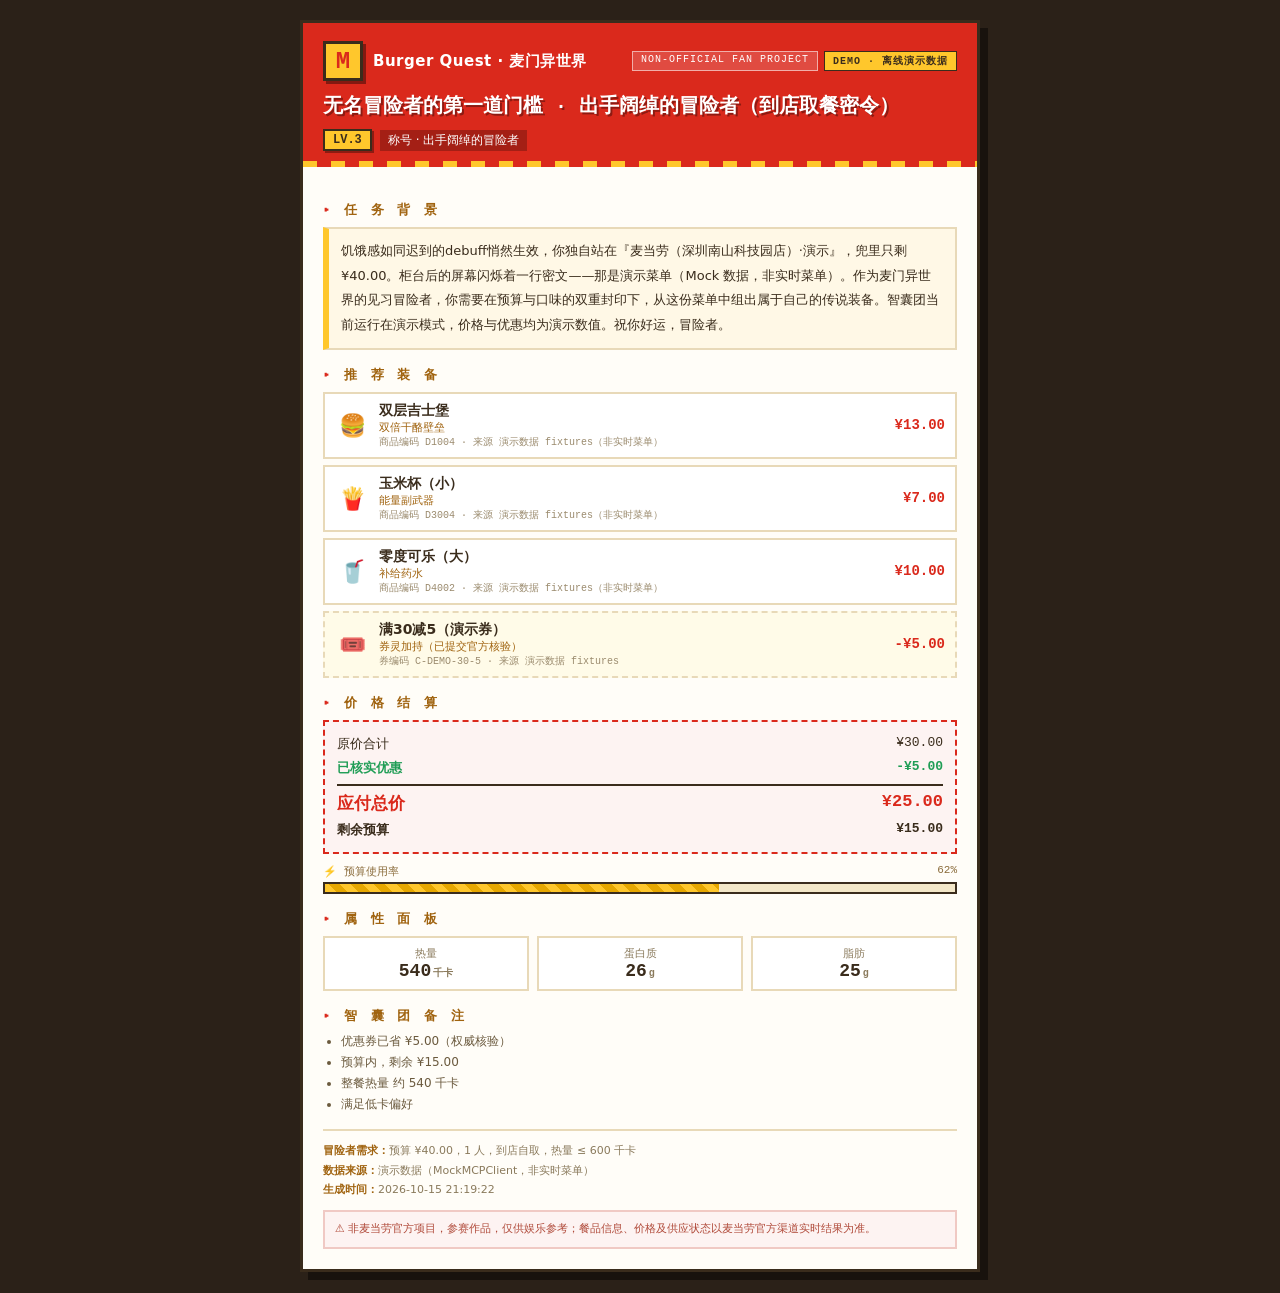
<file: examples/cards/demo_light.html>
<!DOCTYPE html>
<html lang="zh-CN">
<head>
<meta charset="utf-8">
<meta name="viewport" content="width=device-width, initial-scale=1">
<title>Burger Quest · 麦门异世界 - 任务成就卡</title>
<style>
  :root { --mc-red:#da291c; --mc-yellow:#ffc72c; --ink:#3a2c1c; --paper:#fffdf8; --line:#e8d9b8; }
  * { box-sizing:border-box; }
  body { margin:0; padding:20px 12px; background:#2b2118; font-family:"PingFang SC","Microsoft YaHei",system-ui,sans-serif; }
  .card { max-width:680px; margin:0 auto; background:var(--paper); border:3px solid var(--ink);
    box-shadow:8px 8px 0 rgba(0,0,0,.45); overflow:hidden; }
  /* ---------- 头部：品牌 + 任务标题 ---------- */
  .head { background:var(--mc-red); color:#fff; padding:18px 20px 16px; position:relative; }
  .head::after { content:""; position:absolute; left:0; right:0; bottom:0; height:6px;
    background:repeating-linear-gradient(90deg,var(--mc-yellow) 0 14px,transparent 14px 28px); }
  .brand-row { display:flex; align-items:center; gap:10px; flex-wrap:wrap; }
  .arch { width:40px; height:40px; background:var(--mc-yellow); color:var(--mc-red); border:3px solid var(--ink);
    display:flex; align-items:center; justify-content:center; font-weight:900; font-size:24px;
    font-family:ui-monospace,Consolas,monospace; box-shadow:3px 3px 0 rgba(0,0,0,.4); }
  .brand { font-weight:800; font-size:15px; letter-spacing:.5px; }
  .badges { margin-left:auto; display:flex; gap:6px; flex-wrap:wrap; }
  .tag { font-size:10px; background:rgba(255,255,255,.16); border:1px solid rgba(255,255,255,.55);
    padding:2px 8px; letter-spacing:1px; font-family:ui-monospace,Consolas,monospace; }
  .mode { font-size:10px; padding:2px 8px; border:1px solid var(--ink); font-weight:800;
    font-family:ui-monospace,Consolas,monospace; letter-spacing:1px; }
  .mode.live { background:#1f9d55; color:#fff; }
  .mode.demo { background:var(--mc-yellow); color:var(--ink); }
  .quest { margin-top:12px; font-size:20px; font-weight:900; line-height:1.4;
    font-family:ui-monospace,Consolas,monospace; text-shadow:2px 2px 0 rgba(0,0,0,.35); }
  .title-row { display:flex; align-items:center; gap:8px; margin-top:8px; flex-wrap:wrap; }
  .lv { background:var(--mc-yellow); color:var(--ink); border:2px solid var(--ink); font-weight:900;
    font-size:12px; padding:2px 8px; font-family:ui-monospace,Consolas,monospace; box-shadow:2px 2px 0 rgba(0,0,0,.35); }
  .tier { font-size:12px; background:rgba(0,0,0,.25); padding:2px 8px; }
  /* ---------- 主体 ---------- */
  .body { padding:18px 20px 20px; color:var(--ink); }
  h3 { margin:16px 0 8px; font-size:13px; color:#a0630f; letter-spacing:3px;
    font-family:ui-monospace,Consolas,monospace; }
  h3::before { content:"▸ "; color:var(--mc-red); }
  .story { font-size:13px; line-height:1.9; background:#fff8e6; border:2px solid var(--line);
    border-left:6px solid var(--mc-yellow); padding:10px 12px; }
  /* ---------- 装备 ---------- */
  .gear { list-style:none; margin:0; padding:0; }
  .gear-item { display:flex; align-items:center; gap:10px; padding:8px 10px; margin:6px 0;
    background:#fff; border:2px solid var(--line); }
  .gear-item.coupon { background:#fffbe8; border-style:dashed; }
  .g-icon { font-size:22px; width:34px; text-align:center; flex:none; }
  .g-body { flex:1; min-width:0; }
  .g-name { display:block; font-size:14px; font-weight:700; }
  .qty { color:var(--mc-red); font-weight:900; margin-left:2px; }
  .g-epithet { display:block; font-size:11px; color:#a0630f; }
  .g-code { display:block; font-size:10px; color:#9b8b6e; font-family:ui-monospace,Consolas,monospace;
    word-break:break-all; }
  .g-price { font-size:14px; font-weight:800; color:var(--mc-red); white-space:nowrap; font-family:ui-monospace,Consolas,monospace; }
  /* ---------- 价格结算 ---------- */
  .price { background:#fdf3f2; border:2px dashed var(--mc-red); padding:10px 12px; }
  .p-row { display:flex; justify-content:space-between; gap:10px; font-size:13px; padding:3px 0;
    font-family:ui-monospace,Consolas,monospace; }
  .p-row.total { font-size:17px; font-weight:900; color:var(--mc-red); border-top:2px solid var(--ink);
    margin-top:4px; padding-top:6px; }
  .p-row.discount { color:#1f9d55; font-weight:700; }
  .p-row.remain { font-weight:700; }
  .p-row.over { color:#b00; font-weight:900; }
  .p-row .unknown { color:#8a7a5c; font-size:12px; }
  .bar-wrap { margin-top:10px; }
  .bar-label { display:flex; justify-content:space-between; font-size:11px; color:#8a6b3a;
    font-family:ui-monospace,Consolas,monospace; margin-bottom:3px; }
  .bar { height:12px; background:#f3e7c8; border:2px solid var(--ink); }
  .bar-fill { height:100%; background:repeating-linear-gradient(45deg,var(--mc-yellow) 0 8px,#e6a700 8px 16px); }
  .bar-wrap.over .bar-fill { background:repeating-linear-gradient(45deg,#c00 0 8px,#800 8px 16px); }
  /* ---------- 属性面板 ---------- */
  .stats { display:flex; gap:8px; flex-wrap:wrap; }
  .stat { flex:1; min-width:88px; background:#fff; border:2px solid var(--line); padding:8px;
    text-align:center; }
  .s-k { display:block; font-size:11px; color:#8a7a5c; }
  .s-v { display:block; font-size:18px; font-weight:900; color:var(--ink);
    font-family:ui-monospace,Consolas,monospace; }
  .s-v i { font-size:10px; font-style:normal; color:#8a7a5c; margin-left:2px; }
  .s-v.unknown, .s-unknown { color:#8a7a5c; font-size:12px; font-weight:400; }
  .unknown-stats { display:block; background:#fff; border:2px dashed var(--line); padding:10px;
    font-size:12px; color:#8a7a5c; }
  .stats-note { width:100%; font-size:11px; color:#a0630f; margin-top:4px; }
  /* ---------- 备注 ---------- */
  .reasons, .unmet { margin:0; padding-left:18px; }
  .reasons li { font-size:12px; color:#6b5a3e; margin:4px 0; }
  .unmet li { font-size:12px; color:#a0630f; margin:4px 0; }
  /* ---------- 页脚 ---------- */
  .meta { margin-top:16px; border-top:2px solid var(--line); padding-top:10px; font-size:11px;
    color:#8a7a5c; line-height:1.8; word-break:break-all; }
  .meta b { color:#a0630f; }
  .disclaimer { margin-top:10px; font-size:11px; color:#b04a3a; background:#fdf3f2;
    border:2px solid #f0c9c4; padding:8px 10px; line-height:1.7; }
  /* ---------- 移动端 ---------- */
  @media (max-width:480px) {
    body { padding:10px 6px; }
    .body { padding:14px 12px 16px; }
    .quest { font-size:16px; }
    .g-price { font-size:12px; }
    .p-row { font-size:12px; }
    .p-row.total { font-size:15px; }
  }
  /* ---------- 打印 ---------- */
  @media print {
    body { background:#fff; padding:0; }
    .card { box-shadow:none; border-width:2px; max-width:100%; }
    .gear-item, .price, .stats, .story { break-inside:avoid; }
  }
</style>
</head>
<body>
<div class="card">
  <div class="head">
    <div class="brand-row">
      <span class="arch">M</span>
      <span class="brand">Burger Quest · 麦门异世界</span>
      <span class="badges"><span class="tag">NON-OFFICIAL FAN PROJECT</span><span class="mode demo">DEMO · 离线演示数据</span></span>
    </div>
    <div class="quest">无名冒险者的第一道门槛 · 出手阔绰的冒险者（到店取餐密令）</div>
    <div class="title-row"><span class="lv">LV.3</span><span class="tier">称号 · 出手阔绰的冒险者</span></div>
  </div>
  <div class="body">
    <h3>任 务 背 景</h3>
    <div class="story">饥饿感如同迟到的debuff悄然生效，你独自站在『麦当劳（深圳南山科技园店）·演示』，兜里只剩 ¥40.00。柜台后的屏幕闪烁着一行密文——那是演示菜单（Mock 数据，非实时菜单）。作为麦门异世界的见习冒险者，你需要在预算与口味的双重封印下，从这份菜单中组出属于自己的传说装备。智囊团当前运行在演示模式，价格与优惠均为演示数值。祝你好运，冒险者。</div>
    <h3>推 荐 装 备</h3>
    <ul class="gear"><li class="gear-item"><span class="g-icon">🍔</span><span class="g-body"><span class="g-name">双层吉士堡</span><span class="g-epithet">双倍干酪壁垒</span><span class="g-code">商品编码 D1004 · 来源 演示数据 fixtures（非实时菜单）</span></span><span class="g-price">¥13.00</span></li><li class="gear-item"><span class="g-icon">🍟</span><span class="g-body"><span class="g-name">玉米杯（小）</span><span class="g-epithet">能量副武器</span><span class="g-code">商品编码 D3004 · 来源 演示数据 fixtures（非实时菜单）</span></span><span class="g-price">¥7.00</span></li><li class="gear-item"><span class="g-icon">🥤</span><span class="g-body"><span class="g-name">零度可乐（大）</span><span class="g-epithet">补给药水</span><span class="g-code">商品编码 D4002 · 来源 演示数据 fixtures（非实时菜单）</span></span><span class="g-price">¥10.00</span></li><li class="gear-item coupon"><span class="g-icon">🎟️</span><span class="g-body"><span class="g-name">满30减5（演示券）</span><span class="g-epithet">券灵加持（已提交官方核验）</span><span class="g-code">券编码 C-DEMO-30-5 · 来源 演示数据 fixtures</span></span><span class="g-price">-¥5.00</span></li></ul>
    <h3>价 格 结 算</h3>
    <div class="price"><div class="p-row "><span>原价合计</span><span>¥30.00</span></div><div class="p-row discount"><span>已核实优惠</span><span>-¥5.00</span></div><div class="p-row total"><span>应付总价</span><span>¥25.00</span></div><div class="p-row remain"><span>剩余预算</span><span>¥15.00</span></div></div>
    <div class="bar-wrap "><div class="bar-label"><span>⚡ 预算使用率</span><span>62%</span></div><div class="bar"><div class="bar-fill" style="width:62.5%"></div></div></div>
    <h3>属 性 面 板</h3>
    <div class="stats"><div class="stat"><span class="s-k">热量</span><span class="s-v">540<i>千卡</i></span></div><div class="stat"><span class="s-k">蛋白质</span><span class="s-v">26<i>g</i></span></div><div class="stat"><span class="s-k">脂肪</span><span class="s-v">25<i>g</i></span></div></div>
    <h3>智 囊 团 备 注</h3>
    <ul class="reasons"><li>优惠券已省 ¥5.00（权威核验）</li><li>预算内，剩余 ¥15.00</li><li>整餐热量 约 540 千卡</li><li>满足低卡偏好</li></ul>

    <div class="meta">
      <div><b>冒险者需求：</b>预算 ¥40.00，1 人，到店自取，热量 ≤ 600 千卡</div>
      <div><b>数据来源：</b>演示数据（MockMCPClient，非实时菜单）</div>
      <div><b>生成时间：</b>2026-10-15 21:19:22</div>
    </div>
    <div class="disclaimer">⚠️ 非麦当劳官方项目，参赛作品，仅供娱乐参考；餐品信息、价格及供应状态以麦当劳官方渠道实时结果为准。</div>
  </div>
</div>
</body>
</html>
</file>
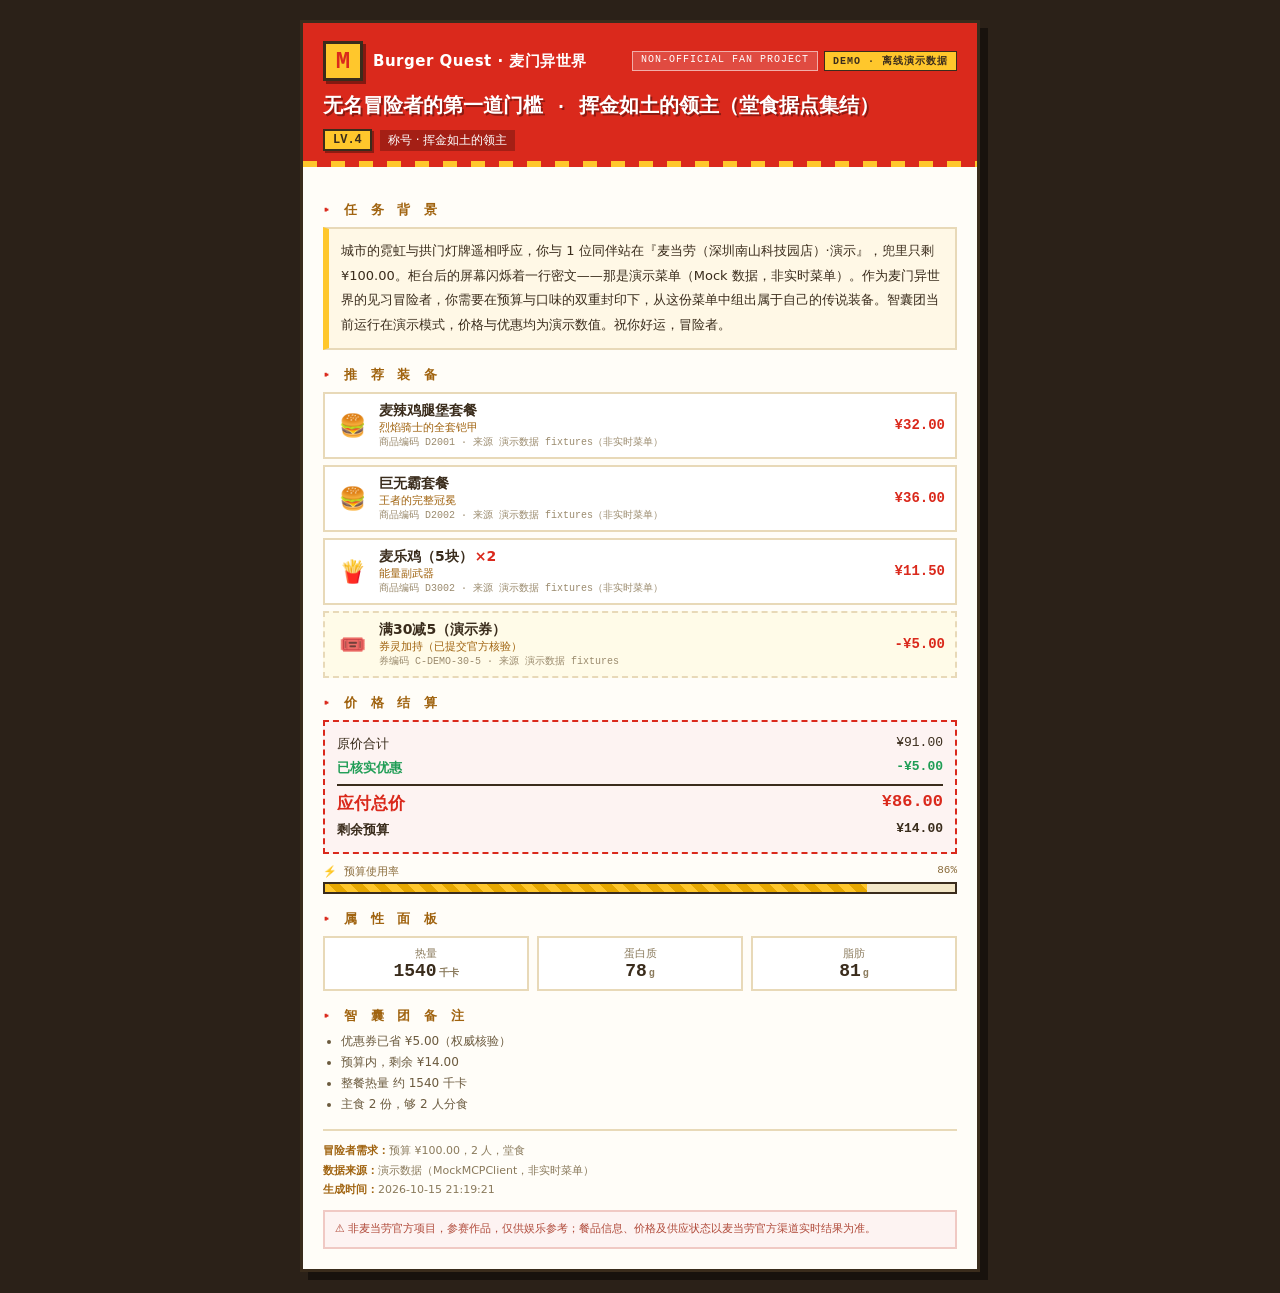
<file: examples/cards/demo_share.html>
<!DOCTYPE html>
<html lang="zh-CN">
<head>
<meta charset="utf-8">
<meta name="viewport" content="width=device-width, initial-scale=1">
<title>Burger Quest · 麦门异世界 - 任务成就卡</title>
<style>
  :root { --mc-red:#da291c; --mc-yellow:#ffc72c; --ink:#3a2c1c; --paper:#fffdf8; --line:#e8d9b8; }
  * { box-sizing:border-box; }
  body { margin:0; padding:20px 12px; background:#2b2118; font-family:"PingFang SC","Microsoft YaHei",system-ui,sans-serif; }
  .card { max-width:680px; margin:0 auto; background:var(--paper); border:3px solid var(--ink);
    box-shadow:8px 8px 0 rgba(0,0,0,.45); overflow:hidden; }
  /* ---------- 头部：品牌 + 任务标题 ---------- */
  .head { background:var(--mc-red); color:#fff; padding:18px 20px 16px; position:relative; }
  .head::after { content:""; position:absolute; left:0; right:0; bottom:0; height:6px;
    background:repeating-linear-gradient(90deg,var(--mc-yellow) 0 14px,transparent 14px 28px); }
  .brand-row { display:flex; align-items:center; gap:10px; flex-wrap:wrap; }
  .arch { width:40px; height:40px; background:var(--mc-yellow); color:var(--mc-red); border:3px solid var(--ink);
    display:flex; align-items:center; justify-content:center; font-weight:900; font-size:24px;
    font-family:ui-monospace,Consolas,monospace; box-shadow:3px 3px 0 rgba(0,0,0,.4); }
  .brand { font-weight:800; font-size:15px; letter-spacing:.5px; }
  .badges { margin-left:auto; display:flex; gap:6px; flex-wrap:wrap; }
  .tag { font-size:10px; background:rgba(255,255,255,.16); border:1px solid rgba(255,255,255,.55);
    padding:2px 8px; letter-spacing:1px; font-family:ui-monospace,Consolas,monospace; }
  .mode { font-size:10px; padding:2px 8px; border:1px solid var(--ink); font-weight:800;
    font-family:ui-monospace,Consolas,monospace; letter-spacing:1px; }
  .mode.live { background:#1f9d55; color:#fff; }
  .mode.demo { background:var(--mc-yellow); color:var(--ink); }
  .quest { margin-top:12px; font-size:20px; font-weight:900; line-height:1.4;
    font-family:ui-monospace,Consolas,monospace; text-shadow:2px 2px 0 rgba(0,0,0,.35); }
  .title-row { display:flex; align-items:center; gap:8px; margin-top:8px; flex-wrap:wrap; }
  .lv { background:var(--mc-yellow); color:var(--ink); border:2px solid var(--ink); font-weight:900;
    font-size:12px; padding:2px 8px; font-family:ui-monospace,Consolas,monospace; box-shadow:2px 2px 0 rgba(0,0,0,.35); }
  .tier { font-size:12px; background:rgba(0,0,0,.25); padding:2px 8px; }
  /* ---------- 主体 ---------- */
  .body { padding:18px 20px 20px; color:var(--ink); }
  h3 { margin:16px 0 8px; font-size:13px; color:#a0630f; letter-spacing:3px;
    font-family:ui-monospace,Consolas,monospace; }
  h3::before { content:"▸ "; color:var(--mc-red); }
  .story { font-size:13px; line-height:1.9; background:#fff8e6; border:2px solid var(--line);
    border-left:6px solid var(--mc-yellow); padding:10px 12px; }
  /* ---------- 装备 ---------- */
  .gear { list-style:none; margin:0; padding:0; }
  .gear-item { display:flex; align-items:center; gap:10px; padding:8px 10px; margin:6px 0;
    background:#fff; border:2px solid var(--line); }
  .gear-item.coupon { background:#fffbe8; border-style:dashed; }
  .g-icon { font-size:22px; width:34px; text-align:center; flex:none; }
  .g-body { flex:1; min-width:0; }
  .g-name { display:block; font-size:14px; font-weight:700; }
  .qty { color:var(--mc-red); font-weight:900; margin-left:2px; }
  .g-epithet { display:block; font-size:11px; color:#a0630f; }
  .g-code { display:block; font-size:10px; color:#9b8b6e; font-family:ui-monospace,Consolas,monospace;
    word-break:break-all; }
  .g-price { font-size:14px; font-weight:800; color:var(--mc-red); white-space:nowrap; font-family:ui-monospace,Consolas,monospace; }
  /* ---------- 价格结算 ---------- */
  .price { background:#fdf3f2; border:2px dashed var(--mc-red); padding:10px 12px; }
  .p-row { display:flex; justify-content:space-between; gap:10px; font-size:13px; padding:3px 0;
    font-family:ui-monospace,Consolas,monospace; }
  .p-row.total { font-size:17px; font-weight:900; color:var(--mc-red); border-top:2px solid var(--ink);
    margin-top:4px; padding-top:6px; }
  .p-row.discount { color:#1f9d55; font-weight:700; }
  .p-row.remain { font-weight:700; }
  .p-row.over { color:#b00; font-weight:900; }
  .p-row .unknown { color:#8a7a5c; font-size:12px; }
  .bar-wrap { margin-top:10px; }
  .bar-label { display:flex; justify-content:space-between; font-size:11px; color:#8a6b3a;
    font-family:ui-monospace,Consolas,monospace; margin-bottom:3px; }
  .bar { height:12px; background:#f3e7c8; border:2px solid var(--ink); }
  .bar-fill { height:100%; background:repeating-linear-gradient(45deg,var(--mc-yellow) 0 8px,#e6a700 8px 16px); }
  .bar-wrap.over .bar-fill { background:repeating-linear-gradient(45deg,#c00 0 8px,#800 8px 16px); }
  /* ---------- 属性面板 ---------- */
  .stats { display:flex; gap:8px; flex-wrap:wrap; }
  .stat { flex:1; min-width:88px; background:#fff; border:2px solid var(--line); padding:8px;
    text-align:center; }
  .s-k { display:block; font-size:11px; color:#8a7a5c; }
  .s-v { display:block; font-size:18px; font-weight:900; color:var(--ink);
    font-family:ui-monospace,Consolas,monospace; }
  .s-v i { font-size:10px; font-style:normal; color:#8a7a5c; margin-left:2px; }
  .s-v.unknown, .s-unknown { color:#8a7a5c; font-size:12px; font-weight:400; }
  .unknown-stats { display:block; background:#fff; border:2px dashed var(--line); padding:10px;
    font-size:12px; color:#8a7a5c; }
  .stats-note { width:100%; font-size:11px; color:#a0630f; margin-top:4px; }
  /* ---------- 备注 ---------- */
  .reasons, .unmet { margin:0; padding-left:18px; }
  .reasons li { font-size:12px; color:#6b5a3e; margin:4px 0; }
  .unmet li { font-size:12px; color:#a0630f; margin:4px 0; }
  /* ---------- 页脚 ---------- */
  .meta { margin-top:16px; border-top:2px solid var(--line); padding-top:10px; font-size:11px;
    color:#8a7a5c; line-height:1.8; word-break:break-all; }
  .meta b { color:#a0630f; }
  .disclaimer { margin-top:10px; font-size:11px; color:#b04a3a; background:#fdf3f2;
    border:2px solid #f0c9c4; padding:8px 10px; line-height:1.7; }
  /* ---------- 移动端 ---------- */
  @media (max-width:480px) {
    body { padding:10px 6px; }
    .body { padding:14px 12px 16px; }
    .quest { font-size:16px; }
    .g-price { font-size:12px; }
    .p-row { font-size:12px; }
    .p-row.total { font-size:15px; }
  }
  /* ---------- 打印 ---------- */
  @media print {
    body { background:#fff; padding:0; }
    .card { box-shadow:none; border-width:2px; max-width:100%; }
    .gear-item, .price, .stats, .story { break-inside:avoid; }
  }
</style>
</head>
<body>
<div class="card">
  <div class="head">
    <div class="brand-row">
      <span class="arch">M</span>
      <span class="brand">Burger Quest · 麦门异世界</span>
      <span class="badges"><span class="tag">NON-OFFICIAL FAN PROJECT</span><span class="mode demo">DEMO · 离线演示数据</span></span>
    </div>
    <div class="quest">无名冒险者的第一道门槛 · 挥金如土的领主（堂食据点集结）</div>
    <div class="title-row"><span class="lv">LV.4</span><span class="tier">称号 · 挥金如土的领主</span></div>
  </div>
  <div class="body">
    <h3>任 务 背 景</h3>
    <div class="story">城市的霓虹与拱门灯牌遥相呼应，你与 1 位同伴站在『麦当劳（深圳南山科技园店）·演示』，兜里只剩 ¥100.00。柜台后的屏幕闪烁着一行密文——那是演示菜单（Mock 数据，非实时菜单）。作为麦门异世界的见习冒险者，你需要在预算与口味的双重封印下，从这份菜单中组出属于自己的传说装备。智囊团当前运行在演示模式，价格与优惠均为演示数值。祝你好运，冒险者。</div>
    <h3>推 荐 装 备</h3>
    <ul class="gear"><li class="gear-item"><span class="g-icon">🍔</span><span class="g-body"><span class="g-name">麦辣鸡腿堡套餐</span><span class="g-epithet">烈焰骑士的全套铠甲</span><span class="g-code">商品编码 D2001 · 来源 演示数据 fixtures（非实时菜单）</span></span><span class="g-price">¥32.00</span></li><li class="gear-item"><span class="g-icon">🍔</span><span class="g-body"><span class="g-name">巨无霸套餐</span><span class="g-epithet">王者的完整冠冕</span><span class="g-code">商品编码 D2002 · 来源 演示数据 fixtures（非实时菜单）</span></span><span class="g-price">¥36.00</span></li><li class="gear-item"><span class="g-icon">🍟</span><span class="g-body"><span class="g-name">麦乐鸡（5块）<span class="qty">×2</span></span><span class="g-epithet">能量副武器</span><span class="g-code">商品编码 D3002 · 来源 演示数据 fixtures（非实时菜单）</span></span><span class="g-price">¥11.50</span></li><li class="gear-item coupon"><span class="g-icon">🎟️</span><span class="g-body"><span class="g-name">满30减5（演示券）</span><span class="g-epithet">券灵加持（已提交官方核验）</span><span class="g-code">券编码 C-DEMO-30-5 · 来源 演示数据 fixtures</span></span><span class="g-price">-¥5.00</span></li></ul>
    <h3>价 格 结 算</h3>
    <div class="price"><div class="p-row "><span>原价合计</span><span>¥91.00</span></div><div class="p-row discount"><span>已核实优惠</span><span>-¥5.00</span></div><div class="p-row total"><span>应付总价</span><span>¥86.00</span></div><div class="p-row remain"><span>剩余预算</span><span>¥14.00</span></div></div>
    <div class="bar-wrap "><div class="bar-label"><span>⚡ 预算使用率</span><span>86%</span></div><div class="bar"><div class="bar-fill" style="width:86.0%"></div></div></div>
    <h3>属 性 面 板</h3>
    <div class="stats"><div class="stat"><span class="s-k">热量</span><span class="s-v">1540<i>千卡</i></span></div><div class="stat"><span class="s-k">蛋白质</span><span class="s-v">78<i>g</i></span></div><div class="stat"><span class="s-k">脂肪</span><span class="s-v">81<i>g</i></span></div></div>
    <h3>智 囊 团 备 注</h3>
    <ul class="reasons"><li>优惠券已省 ¥5.00（权威核验）</li><li>预算内，剩余 ¥14.00</li><li>整餐热量 约 1540 千卡</li><li>主食 2 份，够 2 人分食</li></ul>

    <div class="meta">
      <div><b>冒险者需求：</b>预算 ¥100.00，2 人，堂食</div>
      <div><b>数据来源：</b>演示数据（MockMCPClient，非实时菜单）</div>
      <div><b>生成时间：</b>2026-10-15 21:19:21</div>
    </div>
    <div class="disclaimer">⚠️ 非麦当劳官方项目，参赛作品，仅供娱乐参考；餐品信息、价格及供应状态以麦当劳官方渠道实时结果为准。</div>
  </div>
</div>
</body>
</html>
</file>
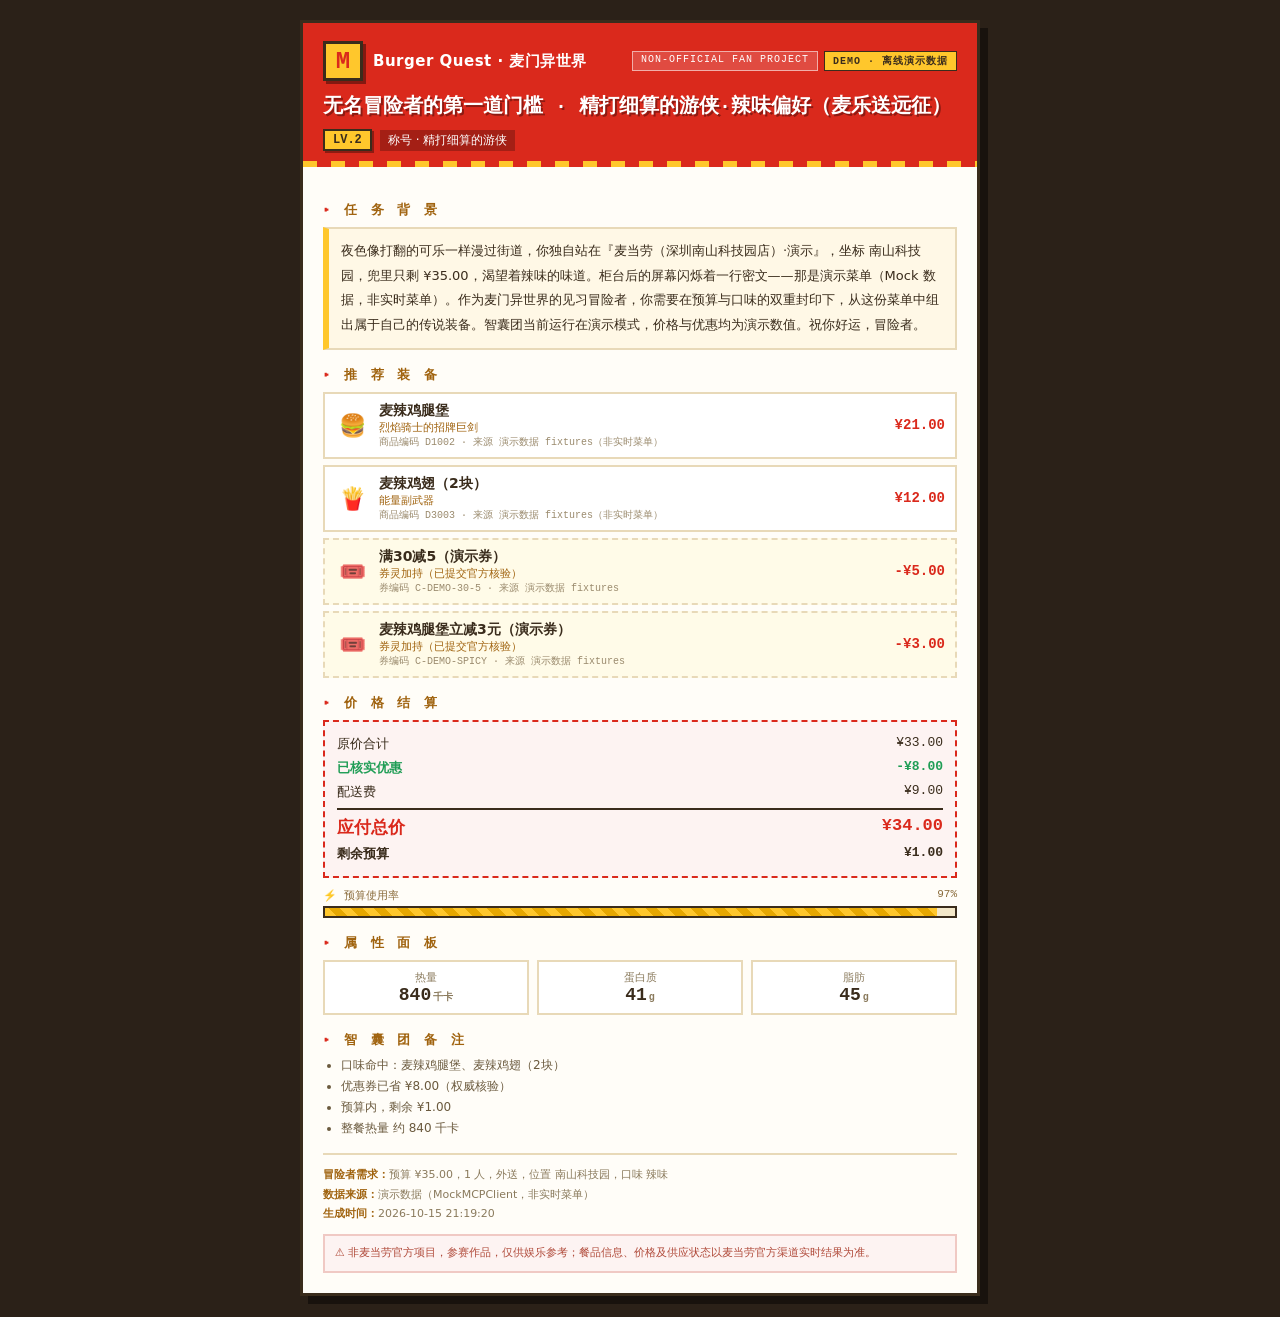
<file: examples/cards/demo_spicy.html>
<!DOCTYPE html>
<html lang="zh-CN">
<head>
<meta charset="utf-8">
<meta name="viewport" content="width=device-width, initial-scale=1">
<title>Burger Quest · 麦门异世界 - 任务成就卡</title>
<style>
  :root { --mc-red:#da291c; --mc-yellow:#ffc72c; --ink:#3a2c1c; --paper:#fffdf8; --line:#e8d9b8; }
  * { box-sizing:border-box; }
  body { margin:0; padding:20px 12px; background:#2b2118; font-family:"PingFang SC","Microsoft YaHei",system-ui,sans-serif; }
  .card { max-width:680px; margin:0 auto; background:var(--paper); border:3px solid var(--ink);
    box-shadow:8px 8px 0 rgba(0,0,0,.45); overflow:hidden; }
  /* ---------- 头部：品牌 + 任务标题 ---------- */
  .head { background:var(--mc-red); color:#fff; padding:18px 20px 16px; position:relative; }
  .head::after { content:""; position:absolute; left:0; right:0; bottom:0; height:6px;
    background:repeating-linear-gradient(90deg,var(--mc-yellow) 0 14px,transparent 14px 28px); }
  .brand-row { display:flex; align-items:center; gap:10px; flex-wrap:wrap; }
  .arch { width:40px; height:40px; background:var(--mc-yellow); color:var(--mc-red); border:3px solid var(--ink);
    display:flex; align-items:center; justify-content:center; font-weight:900; font-size:24px;
    font-family:ui-monospace,Consolas,monospace; box-shadow:3px 3px 0 rgba(0,0,0,.4); }
  .brand { font-weight:800; font-size:15px; letter-spacing:.5px; }
  .badges { margin-left:auto; display:flex; gap:6px; flex-wrap:wrap; }
  .tag { font-size:10px; background:rgba(255,255,255,.16); border:1px solid rgba(255,255,255,.55);
    padding:2px 8px; letter-spacing:1px; font-family:ui-monospace,Consolas,monospace; }
  .mode { font-size:10px; padding:2px 8px; border:1px solid var(--ink); font-weight:800;
    font-family:ui-monospace,Consolas,monospace; letter-spacing:1px; }
  .mode.live { background:#1f9d55; color:#fff; }
  .mode.demo { background:var(--mc-yellow); color:var(--ink); }
  .quest { margin-top:12px; font-size:20px; font-weight:900; line-height:1.4;
    font-family:ui-monospace,Consolas,monospace; text-shadow:2px 2px 0 rgba(0,0,0,.35); }
  .title-row { display:flex; align-items:center; gap:8px; margin-top:8px; flex-wrap:wrap; }
  .lv { background:var(--mc-yellow); color:var(--ink); border:2px solid var(--ink); font-weight:900;
    font-size:12px; padding:2px 8px; font-family:ui-monospace,Consolas,monospace; box-shadow:2px 2px 0 rgba(0,0,0,.35); }
  .tier { font-size:12px; background:rgba(0,0,0,.25); padding:2px 8px; }
  /* ---------- 主体 ---------- */
  .body { padding:18px 20px 20px; color:var(--ink); }
  h3 { margin:16px 0 8px; font-size:13px; color:#a0630f; letter-spacing:3px;
    font-family:ui-monospace,Consolas,monospace; }
  h3::before { content:"▸ "; color:var(--mc-red); }
  .story { font-size:13px; line-height:1.9; background:#fff8e6; border:2px solid var(--line);
    border-left:6px solid var(--mc-yellow); padding:10px 12px; }
  /* ---------- 装备 ---------- */
  .gear { list-style:none; margin:0; padding:0; }
  .gear-item { display:flex; align-items:center; gap:10px; padding:8px 10px; margin:6px 0;
    background:#fff; border:2px solid var(--line); }
  .gear-item.coupon { background:#fffbe8; border-style:dashed; }
  .g-icon { font-size:22px; width:34px; text-align:center; flex:none; }
  .g-body { flex:1; min-width:0; }
  .g-name { display:block; font-size:14px; font-weight:700; }
  .qty { color:var(--mc-red); font-weight:900; margin-left:2px; }
  .g-epithet { display:block; font-size:11px; color:#a0630f; }
  .g-code { display:block; font-size:10px; color:#9b8b6e; font-family:ui-monospace,Consolas,monospace;
    word-break:break-all; }
  .g-price { font-size:14px; font-weight:800; color:var(--mc-red); white-space:nowrap; font-family:ui-monospace,Consolas,monospace; }
  /* ---------- 价格结算 ---------- */
  .price { background:#fdf3f2; border:2px dashed var(--mc-red); padding:10px 12px; }
  .p-row { display:flex; justify-content:space-between; gap:10px; font-size:13px; padding:3px 0;
    font-family:ui-monospace,Consolas,monospace; }
  .p-row.total { font-size:17px; font-weight:900; color:var(--mc-red); border-top:2px solid var(--ink);
    margin-top:4px; padding-top:6px; }
  .p-row.discount { color:#1f9d55; font-weight:700; }
  .p-row.remain { font-weight:700; }
  .p-row.over { color:#b00; font-weight:900; }
  .p-row .unknown { color:#8a7a5c; font-size:12px; }
  .bar-wrap { margin-top:10px; }
  .bar-label { display:flex; justify-content:space-between; font-size:11px; color:#8a6b3a;
    font-family:ui-monospace,Consolas,monospace; margin-bottom:3px; }
  .bar { height:12px; background:#f3e7c8; border:2px solid var(--ink); }
  .bar-fill { height:100%; background:repeating-linear-gradient(45deg,var(--mc-yellow) 0 8px,#e6a700 8px 16px); }
  .bar-wrap.over .bar-fill { background:repeating-linear-gradient(45deg,#c00 0 8px,#800 8px 16px); }
  /* ---------- 属性面板 ---------- */
  .stats { display:flex; gap:8px; flex-wrap:wrap; }
  .stat { flex:1; min-width:88px; background:#fff; border:2px solid var(--line); padding:8px;
    text-align:center; }
  .s-k { display:block; font-size:11px; color:#8a7a5c; }
  .s-v { display:block; font-size:18px; font-weight:900; color:var(--ink);
    font-family:ui-monospace,Consolas,monospace; }
  .s-v i { font-size:10px; font-style:normal; color:#8a7a5c; margin-left:2px; }
  .s-v.unknown, .s-unknown { color:#8a7a5c; font-size:12px; font-weight:400; }
  .unknown-stats { display:block; background:#fff; border:2px dashed var(--line); padding:10px;
    font-size:12px; color:#8a7a5c; }
  .stats-note { width:100%; font-size:11px; color:#a0630f; margin-top:4px; }
  /* ---------- 备注 ---------- */
  .reasons, .unmet { margin:0; padding-left:18px; }
  .reasons li { font-size:12px; color:#6b5a3e; margin:4px 0; }
  .unmet li { font-size:12px; color:#a0630f; margin:4px 0; }
  /* ---------- 页脚 ---------- */
  .meta { margin-top:16px; border-top:2px solid var(--line); padding-top:10px; font-size:11px;
    color:#8a7a5c; line-height:1.8; word-break:break-all; }
  .meta b { color:#a0630f; }
  .disclaimer { margin-top:10px; font-size:11px; color:#b04a3a; background:#fdf3f2;
    border:2px solid #f0c9c4; padding:8px 10px; line-height:1.7; }
  /* ---------- 移动端 ---------- */
  @media (max-width:480px) {
    body { padding:10px 6px; }
    .body { padding:14px 12px 16px; }
    .quest { font-size:16px; }
    .g-price { font-size:12px; }
    .p-row { font-size:12px; }
    .p-row.total { font-size:15px; }
  }
  /* ---------- 打印 ---------- */
  @media print {
    body { background:#fff; padding:0; }
    .card { box-shadow:none; border-width:2px; max-width:100%; }
    .gear-item, .price, .stats, .story { break-inside:avoid; }
  }
</style>
</head>
<body>
<div class="card">
  <div class="head">
    <div class="brand-row">
      <span class="arch">M</span>
      <span class="brand">Burger Quest · 麦门异世界</span>
      <span class="badges"><span class="tag">NON-OFFICIAL FAN PROJECT</span><span class="mode demo">DEMO · 离线演示数据</span></span>
    </div>
    <div class="quest">无名冒险者的第一道门槛 · 精打细算的游侠·辣味偏好（麦乐送远征）</div>
    <div class="title-row"><span class="lv">LV.2</span><span class="tier">称号 · 精打细算的游侠</span></div>
  </div>
  <div class="body">
    <h3>任 务 背 景</h3>
    <div class="story">夜色像打翻的可乐一样漫过街道，你独自站在『麦当劳（深圳南山科技园店）·演示』，坐标 南山科技园，兜里只剩 ¥35.00，渴望着辣味的味道。柜台后的屏幕闪烁着一行密文——那是演示菜单（Mock 数据，非实时菜单）。作为麦门异世界的见习冒险者，你需要在预算与口味的双重封印下，从这份菜单中组出属于自己的传说装备。智囊团当前运行在演示模式，价格与优惠均为演示数值。祝你好运，冒险者。</div>
    <h3>推 荐 装 备</h3>
    <ul class="gear"><li class="gear-item"><span class="g-icon">🍔</span><span class="g-body"><span class="g-name">麦辣鸡腿堡</span><span class="g-epithet">烈焰骑士的招牌巨剑</span><span class="g-code">商品编码 D1002 · 来源 演示数据 fixtures（非实时菜单）</span></span><span class="g-price">¥21.00</span></li><li class="gear-item"><span class="g-icon">🍟</span><span class="g-body"><span class="g-name">麦辣鸡翅（2块）</span><span class="g-epithet">能量副武器</span><span class="g-code">商品编码 D3003 · 来源 演示数据 fixtures（非实时菜单）</span></span><span class="g-price">¥12.00</span></li><li class="gear-item coupon"><span class="g-icon">🎟️</span><span class="g-body"><span class="g-name">满30减5（演示券）</span><span class="g-epithet">券灵加持（已提交官方核验）</span><span class="g-code">券编码 C-DEMO-30-5 · 来源 演示数据 fixtures</span></span><span class="g-price">-¥5.00</span></li><li class="gear-item coupon"><span class="g-icon">🎟️</span><span class="g-body"><span class="g-name">麦辣鸡腿堡立减3元（演示券）</span><span class="g-epithet">券灵加持（已提交官方核验）</span><span class="g-code">券编码 C-DEMO-SPICY · 来源 演示数据 fixtures</span></span><span class="g-price">-¥3.00</span></li></ul>
    <h3>价 格 结 算</h3>
    <div class="price"><div class="p-row "><span>原价合计</span><span>¥33.00</span></div><div class="p-row discount"><span>已核实优惠</span><span>-¥8.00</span></div><div class="p-row "><span>配送费</span><span>¥9.00</span></div><div class="p-row total"><span>应付总价</span><span>¥34.00</span></div><div class="p-row remain"><span>剩余预算</span><span>¥1.00</span></div></div>
    <div class="bar-wrap "><div class="bar-label"><span>⚡ 预算使用率</span><span>97%</span></div><div class="bar"><div class="bar-fill" style="width:97.1%"></div></div></div>
    <h3>属 性 面 板</h3>
    <div class="stats"><div class="stat"><span class="s-k">热量</span><span class="s-v">840<i>千卡</i></span></div><div class="stat"><span class="s-k">蛋白质</span><span class="s-v">41<i>g</i></span></div><div class="stat"><span class="s-k">脂肪</span><span class="s-v">45<i>g</i></span></div></div>
    <h3>智 囊 团 备 注</h3>
    <ul class="reasons"><li>口味命中：麦辣鸡腿堡、麦辣鸡翅（2块）</li><li>优惠券已省 ¥8.00（权威核验）</li><li>预算内，剩余 ¥1.00</li><li>整餐热量 约 840 千卡</li></ul>

    <div class="meta">
      <div><b>冒险者需求：</b>预算 ¥35.00，1 人，外送，位置 南山科技园，口味 辣味</div>
      <div><b>数据来源：</b>演示数据（MockMCPClient，非实时菜单）</div>
      <div><b>生成时间：</b>2026-10-15 21:19:20</div>
    </div>
    <div class="disclaimer">⚠️ 非麦当劳官方项目，参赛作品，仅供娱乐参考；餐品信息、价格及供应状态以麦当劳官方渠道实时结果为准。</div>
  </div>
</div>
</body>
</html>
</file>
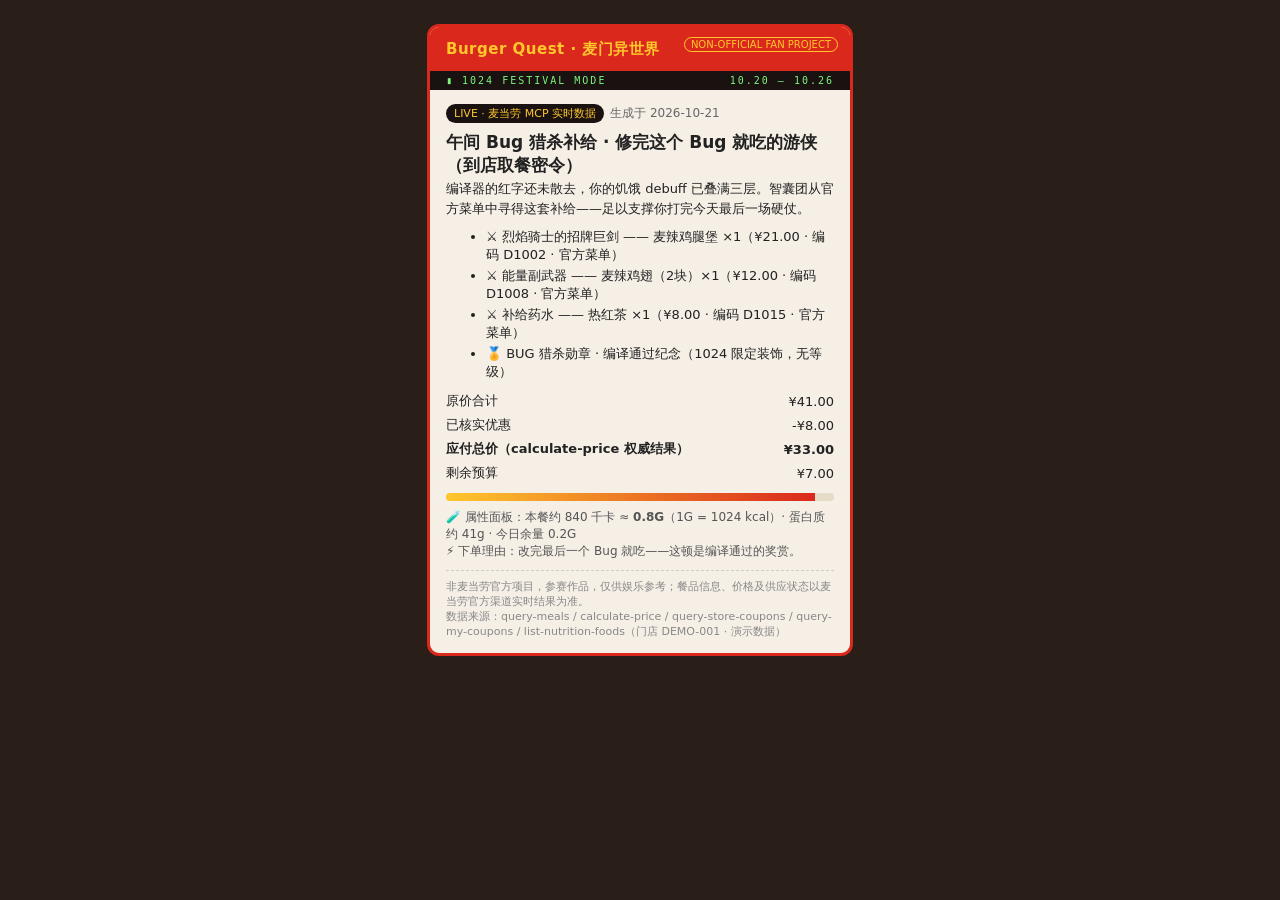
<file: examples/cards/festival_1024.html>
<!DOCTYPE html>
<html lang="zh-CN">
<head>
<meta charset="UTF-8">
<style>
  body { margin:0; background:#2a1e18; display:flex; justify-content:center; padding:24px; }
  .card { max-width:420px; width:100%; font-family:"Microsoft YaHei",system-ui,sans-serif;
          border:3px solid #da291c; border-radius:12px; overflow:hidden; background:#f5efe6; }
  .head { background:#da291c; color:#ffc72c; padding:12px 16px; position:relative; }
  .head b { font-size:15px; letter-spacing:.5px; }
  .fan { position:absolute; top:10px; right:12px; font-size:10px; border:1px solid #ffc72c;
         padding:1px 6px; border-radius:8px; }
  .fest { background:#1a1210; color:#7cf67c; font-family:Consolas,monospace; font-size:10px;
          padding:4px 16px; letter-spacing:2px; display:flex; justify-content:space-between; }
  .body { padding:14px 16px; color:#222; }
  .mode { font-size:12px; color:#666; }
  h3 { margin:8px 0 2px; font-size:17px; }
  .story { font-size:13px; line-height:1.5; }
  .equip { margin:10px 0 4px; font-size:13px; }
  .equip li { margin:3px 0; }
  table { width:100%; font-size:13px; border-collapse:collapse; margin-top:8px; }
  td { padding:3px 0; }
  td:last-child { text-align:right; font-variant-numeric:tabular-nums; }
  .bar { height:8px; background:#e5dcc8; border-radius:4px; margin-top:8px; overflow:hidden; }
  .bar i { display:block; height:100%; width:95%; background:linear-gradient(90deg,#ffc72c,#da291c); }
  .attr { font-size:12px; color:#555; margin-top:8px; }
  .badge { display:inline-block; background:#1a1210; color:#ffc72c; font-size:11px;
           padding:2px 8px; border-radius:10px; margin-right:6px; }
  .foot { font-size:11px; color:#888; margin-top:10px; border-top:1px dashed #ccc; padding-top:8px; }
</style>
</head>
<body>
<div class="card">
  <div class="head">
    <b>Burger Quest · 麦门异世界</b>
    <span class="fan">NON-OFFICIAL FAN PROJECT</span>
  </div>
  <div class="fest"><span>▮ 1024 FESTIVAL MODE</span><span>10.20 — 10.26</span></div>
  <div class="body">
    <div class="mode"><span class="badge">LIVE · 麦当劳 MCP 实时数据</span>生成于 2026-10-21</div>
    <h3>午间 Bug 猎杀补给 · 修完这个 Bug 就吃的游侠（到店取餐密令）</h3>
    <div class="story">编译器的红字还未散去，你的饥饿 debuff 已叠满三层。智囊团从官方菜单中寻得这套补给——足以支撑你打完今天最后一场硬仗。</div>
    <ul class="equip">
      <li>⚔️ 烈焰骑士的招牌巨剑 —— 麦辣鸡腿堡 ×1（¥21.00 · 编码 D1002 · 官方菜单）</li>
      <li>⚔️ 能量副武器 —— 麦辣鸡翅（2块）×1（¥12.00 · 编码 D1008 · 官方菜单）</li>
      <li>⚔️ 补给药水 —— 热红茶 ×1（¥8.00 · 编码 D1015 · 官方菜单）</li>
      <li>🏅 BUG 猎杀勋章 · 编译通过纪念（1024 限定装饰，无等级）</li>
    </ul>
    <table>
      <tr><td>原价合计</td><td>¥41.00</td></tr>
      <tr><td>已核实优惠</td><td>-¥8.00</td></tr>
      <tr><td><b>应付总价（calculate-price 权威结果）</b></td><td><b>¥33.00</b></td></tr>
      <tr><td>剩余预算</td><td>¥7.00</td></tr>
    </table>
    <div class="bar"><i></i></div>
    <div class="attr">🧪 属性面板：本餐约 840 千卡 ≈ <b>0.8G</b>（1G = 1024 kcal）· 蛋白质约 41g · 今日余量 0.2G<br>
    ⚡ 下单理由：改完最后一个 Bug 就吃——这顿是编译通过的奖赏。</div>
    <div class="foot">非麦当劳官方项目，参赛作品，仅供娱乐参考；餐品信息、价格及供应状态以麦当劳官方渠道实时结果为准。<br>
    数据来源：query-meals / calculate-price / query-store-coupons / query-my-coupons / list-nutrition-foods（门店 DEMO-001 · 演示数据）</div>
  </div>
</div>
</body>
</html>
</file>
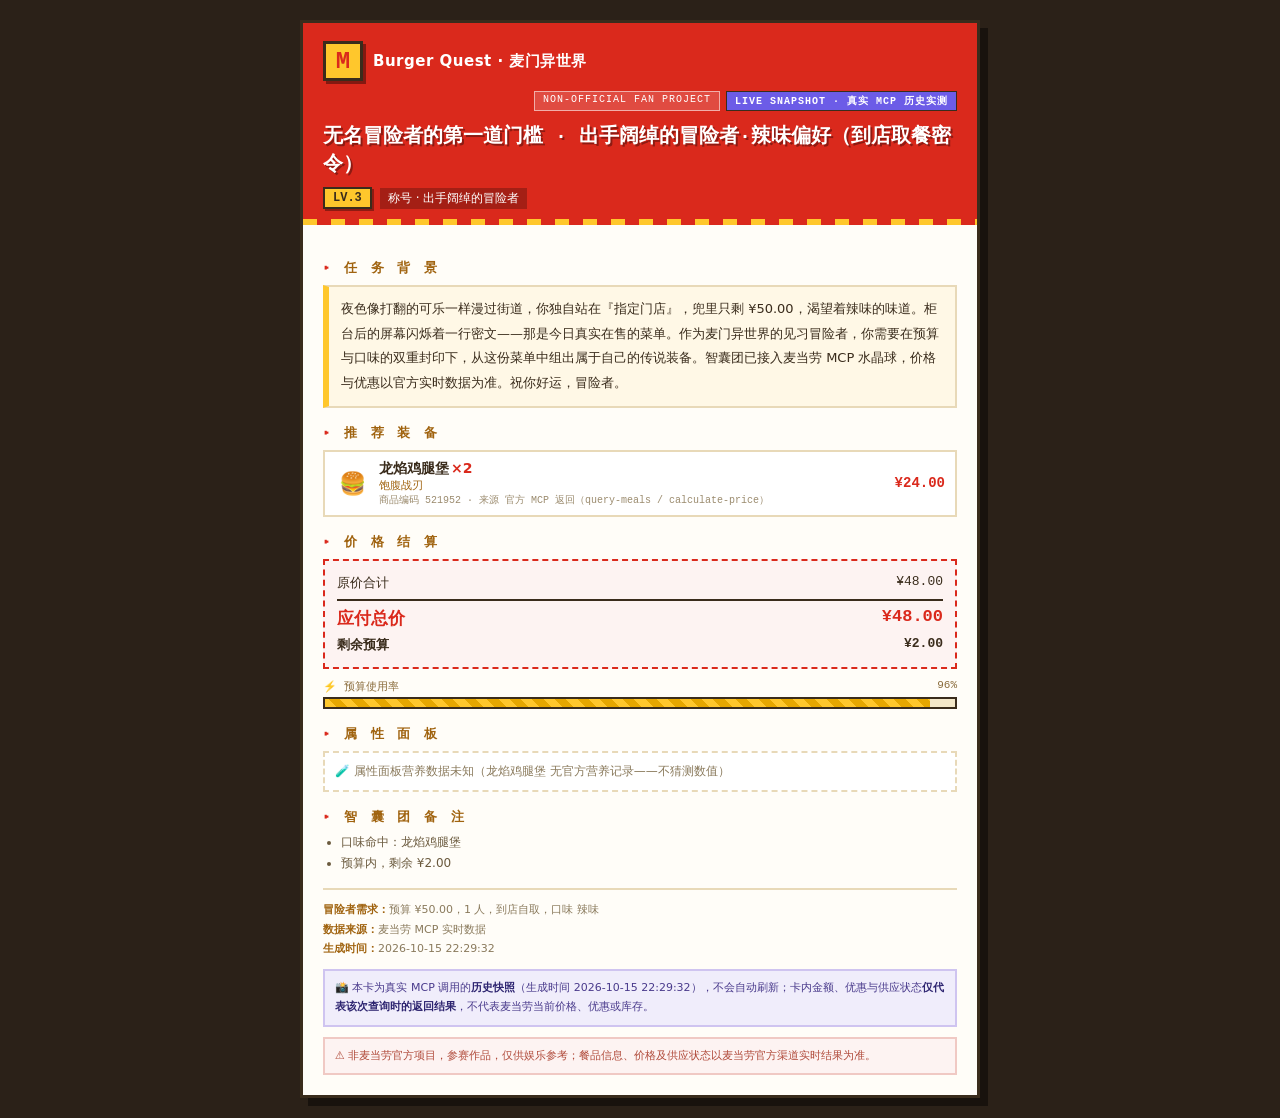
<file: examples/cards/live_real.html>
<!DOCTYPE html>
<html lang="zh-CN">
<head>
<meta charset="utf-8">
<meta name="viewport" content="width=device-width, initial-scale=1">
<title>Burger Quest · 麦门异世界 - 任务成就卡</title>
<style>
  :root { --mc-red:#da291c; --mc-yellow:#ffc72c; --ink:#3a2c1c; --paper:#fffdf8; --line:#e8d9b8; }
  * { box-sizing:border-box; }
  body { margin:0; padding:20px 12px; background:#2b2118; font-family:"PingFang SC","Microsoft YaHei",system-ui,sans-serif; }
  .card { max-width:680px; margin:0 auto; background:var(--paper); border:3px solid var(--ink);
    box-shadow:8px 8px 0 rgba(0,0,0,.45); overflow:hidden; }
  /* ---------- 头部：品牌 + 任务标题 ---------- */
  .head { background:var(--mc-red); color:#fff; padding:18px 20px 16px; position:relative; }
  .head::after { content:""; position:absolute; left:0; right:0; bottom:0; height:6px;
    background:repeating-linear-gradient(90deg,var(--mc-yellow) 0 14px,transparent 14px 28px); }
  .brand-row { display:flex; align-items:center; gap:10px; flex-wrap:wrap; }
  .arch { width:40px; height:40px; background:var(--mc-yellow); color:var(--mc-red); border:3px solid var(--ink);
    display:flex; align-items:center; justify-content:center; font-weight:900; font-size:24px;
    font-family:ui-monospace,Consolas,monospace; box-shadow:3px 3px 0 rgba(0,0,0,.4); }
  .brand { font-weight:800; font-size:15px; letter-spacing:.5px; }
  .badges { margin-left:auto; display:flex; gap:6px; flex-wrap:wrap; }
  .tag { font-size:10px; background:rgba(255,255,255,.16); border:1px solid rgba(255,255,255,.55);
    padding:2px 8px; letter-spacing:1px; font-family:ui-monospace,Consolas,monospace; }
  .mode { font-size:10px; padding:2px 8px; border:1px solid var(--ink); font-weight:800;
    font-family:ui-monospace,Consolas,monospace; letter-spacing:1px; }
  .mode.live { background:#1f9d55; color:#fff; }
  .mode.snapshot { background:#6c5ce7; color:#fff; }
  .mode.demo { background:var(--mc-yellow); color:var(--ink); }
  .quest { margin-top:12px; font-size:20px; font-weight:900; line-height:1.4;
    font-family:ui-monospace,Consolas,monospace; text-shadow:2px 2px 0 rgba(0,0,0,.35); }
  .title-row { display:flex; align-items:center; gap:8px; margin-top:8px; flex-wrap:wrap; }
  .lv { background:var(--mc-yellow); color:var(--ink); border:2px solid var(--ink); font-weight:900;
    font-size:12px; padding:2px 8px; font-family:ui-monospace,Consolas,monospace; box-shadow:2px 2px 0 rgba(0,0,0,.35); }
  .tier { font-size:12px; background:rgba(0,0,0,.25); padding:2px 8px; }
  /* ---------- 主体 ---------- */
  .body { padding:18px 20px 20px; color:var(--ink); }
  h3 { margin:16px 0 8px; font-size:13px; color:#a0630f; letter-spacing:3px;
    font-family:ui-monospace,Consolas,monospace; }
  h3::before { content:"▸ "; color:var(--mc-red); }
  .story { font-size:13px; line-height:1.9; background:#fff8e6; border:2px solid var(--line);
    border-left:6px solid var(--mc-yellow); padding:10px 12px; }
  /* ---------- 装备 ---------- */
  .gear { list-style:none; margin:0; padding:0; }
  .gear-item { display:flex; align-items:center; gap:10px; padding:8px 10px; margin:6px 0;
    background:#fff; border:2px solid var(--line); }
  .gear-item.coupon { background:#fffbe8; border-style:dashed; }
  .g-icon { font-size:22px; width:34px; text-align:center; flex:none; }
  .g-body { flex:1; min-width:0; }
  .g-name { display:block; font-size:14px; font-weight:700; }
  .qty { color:var(--mc-red); font-weight:900; margin-left:2px; }
  .g-epithet { display:block; font-size:11px; color:#a0630f; }
  .g-code { display:block; font-size:10px; color:#9b8b6e; font-family:ui-monospace,Consolas,monospace;
    word-break:break-all; }
  .g-price { font-size:14px; font-weight:800; color:var(--mc-red); white-space:nowrap; font-family:ui-monospace,Consolas,monospace; }
  /* ---------- 价格结算 ---------- */
  .price { background:#fdf3f2; border:2px dashed var(--mc-red); padding:10px 12px; }
  .p-row { display:flex; justify-content:space-between; gap:10px; font-size:13px; padding:3px 0;
    font-family:ui-monospace,Consolas,monospace; }
  .p-row.total { font-size:17px; font-weight:900; color:var(--mc-red); border-top:2px solid var(--ink);
    margin-top:4px; padding-top:6px; }
  .p-row.discount { color:#1f9d55; font-weight:700; }
  .p-row.remain { font-weight:700; }
  .p-row.over { color:#b00; font-weight:900; }
  .p-row .unknown { color:#8a7a5c; font-size:12px; }
  .bar-wrap { margin-top:10px; }
  .bar-label { display:flex; justify-content:space-between; font-size:11px; color:#8a6b3a;
    font-family:ui-monospace,Consolas,monospace; margin-bottom:3px; }
  .bar { height:12px; background:#f3e7c8; border:2px solid var(--ink); }
  .bar-fill { height:100%; background:repeating-linear-gradient(45deg,var(--mc-yellow) 0 8px,#e6a700 8px 16px); }
  .bar-wrap.over .bar-fill { background:repeating-linear-gradient(45deg,#c00 0 8px,#800 8px 16px); }
  /* ---------- 属性面板 ---------- */
  .stats { display:flex; gap:8px; flex-wrap:wrap; }
  .stat { flex:1; min-width:88px; background:#fff; border:2px solid var(--line); padding:8px;
    text-align:center; }
  .s-k { display:block; font-size:11px; color:#8a7a5c; }
  .s-v { display:block; font-size:18px; font-weight:900; color:var(--ink);
    font-family:ui-monospace,Consolas,monospace; }
  .s-v i { font-size:10px; font-style:normal; color:#8a7a5c; margin-left:2px; }
  .s-v.unknown, .s-unknown { color:#8a7a5c; font-size:12px; font-weight:400; }
  .unknown-stats { display:block; background:#fff; border:2px dashed var(--line); padding:10px;
    font-size:12px; color:#8a7a5c; }
  .stats-note { width:100%; font-size:11px; color:#a0630f; margin-top:4px; }
  /* ---------- 备注 ---------- */
  .reasons, .unmet { margin:0; padding-left:18px; }
  .reasons li { font-size:12px; color:#6b5a3e; margin:4px 0; }
  .unmet li { font-size:12px; color:#a0630f; margin:4px 0; }
  /* ---------- 页脚 ---------- */
  .meta { margin-top:16px; border-top:2px solid var(--line); padding-top:10px; font-size:11px;
    color:#8a7a5c; line-height:1.8; word-break:break-all; }
  .meta b { color:#a0630f; }
  .snapshot-note { margin-top:10px; font-size:11px; color:#4a3b8c; background:#f0edfb;
    border:2px solid #cfc4f0; padding:8px 10px; line-height:1.7; }
  .snapshot-note b { color:#2d2470; }
  .disclaimer { margin-top:10px; font-size:11px; color:#b04a3a; background:#fdf3f2;
    border:2px solid #f0c9c4; padding:8px 10px; line-height:1.7; }
  /* ---------- 移动端 ---------- */
  @media (max-width:480px) {
    body { padding:10px 6px; }
    .body { padding:14px 12px 16px; }
    .quest { font-size:16px; }
    .g-price { font-size:12px; }
    .p-row { font-size:12px; }
    .p-row.total { font-size:15px; }
  }
  /* ---------- 打印 ---------- */
  @media print {
    body { background:#fff; padding:0; }
    .card { box-shadow:none; border-width:2px; max-width:100%; }
    .gear-item, .price, .stats, .story { break-inside:avoid; }
  }
</style>
</head>
<body>
<div class="card">
  <div class="head">
    <div class="brand-row">
      <span class="arch">M</span>
      <span class="brand">Burger Quest · 麦门异世界</span>
      <span class="badges"><span class="tag">NON-OFFICIAL FAN PROJECT</span><span class="mode snapshot">LIVE SNAPSHOT · 真实 MCP 历史实测</span></span>
    </div>
    <div class="quest">无名冒险者的第一道门槛 · 出手阔绰的冒险者·辣味偏好（到店取餐密令）</div>
    <div class="title-row"><span class="lv">LV.3</span><span class="tier">称号 · 出手阔绰的冒险者</span></div>
  </div>
  <div class="body">
    <h3>任 务 背 景</h3>
    <div class="story">夜色像打翻的可乐一样漫过街道，你独自站在『指定门店』，兜里只剩 ¥50.00，渴望着辣味的味道。柜台后的屏幕闪烁着一行密文——那是今日真实在售的菜单。作为麦门异世界的见习冒险者，你需要在预算与口味的双重封印下，从这份菜单中组出属于自己的传说装备。智囊团已接入麦当劳 MCP 水晶球，价格与优惠以官方实时数据为准。祝你好运，冒险者。</div>
    <h3>推 荐 装 备</h3>
    <ul class="gear"><li class="gear-item"><span class="g-icon">🍔</span><span class="g-body"><span class="g-name">龙焰鸡腿堡<span class="qty">×2</span></span><span class="g-epithet">饱腹战刃</span><span class="g-code">商品编码 521952 · 来源 官方 MCP 返回（query-meals / calculate-price）</span></span><span class="g-price">¥24.00</span></li></ul>
    <h3>价 格 结 算</h3>
    <div class="price"><div class="p-row "><span>原价合计</span><span>¥48.00</span></div><div class="p-row total"><span>应付总价</span><span>¥48.00</span></div><div class="p-row remain"><span>剩余预算</span><span>¥2.00</span></div></div>
    <div class="bar-wrap "><div class="bar-label"><span>⚡ 预算使用率</span><span>96%</span></div><div class="bar"><div class="bar-fill" style="width:96.0%"></div></div></div>
    <h3>属 性 面 板</h3>
    <div class="stats unknown-stats"><span class="s-label">🧪 属性面板</span><span class="s-unknown">营养数据未知（龙焰鸡腿堡 无官方营养记录——不猜测数值）</span></div>
    <h3>智 囊 团 备 注</h3>
    <ul class="reasons"><li>口味命中：龙焰鸡腿堡</li><li>预算内，剩余 ¥2.00</li></ul>

    <div class="meta">
      <div><b>冒险者需求：</b>预算 ¥50.00，1 人，到店自取，口味 辣味</div>
      <div><b>数据来源：</b>麦当劳 MCP 实时数据</div>
      <div><b>生成时间：</b>2026-10-15 22:29:32</div>
    </div>
    <div class="snapshot-note">📸 本卡为真实 MCP 调用的<b>历史快照</b>（生成时间 2026-10-15 22:29:32），不会自动刷新；卡内金额、优惠与供应状态<b>仅代表该次查询时的返回结果</b>，不代表麦当劳当前价格、优惠或库存。</div>
    <div class="disclaimer">⚠️ 非麦当劳官方项目，参赛作品，仅供娱乐参考；餐品信息、价格及供应状态以麦当劳官方渠道实时结果为准。</div>
  </div>
</div>
</body>
</html>
</file>
